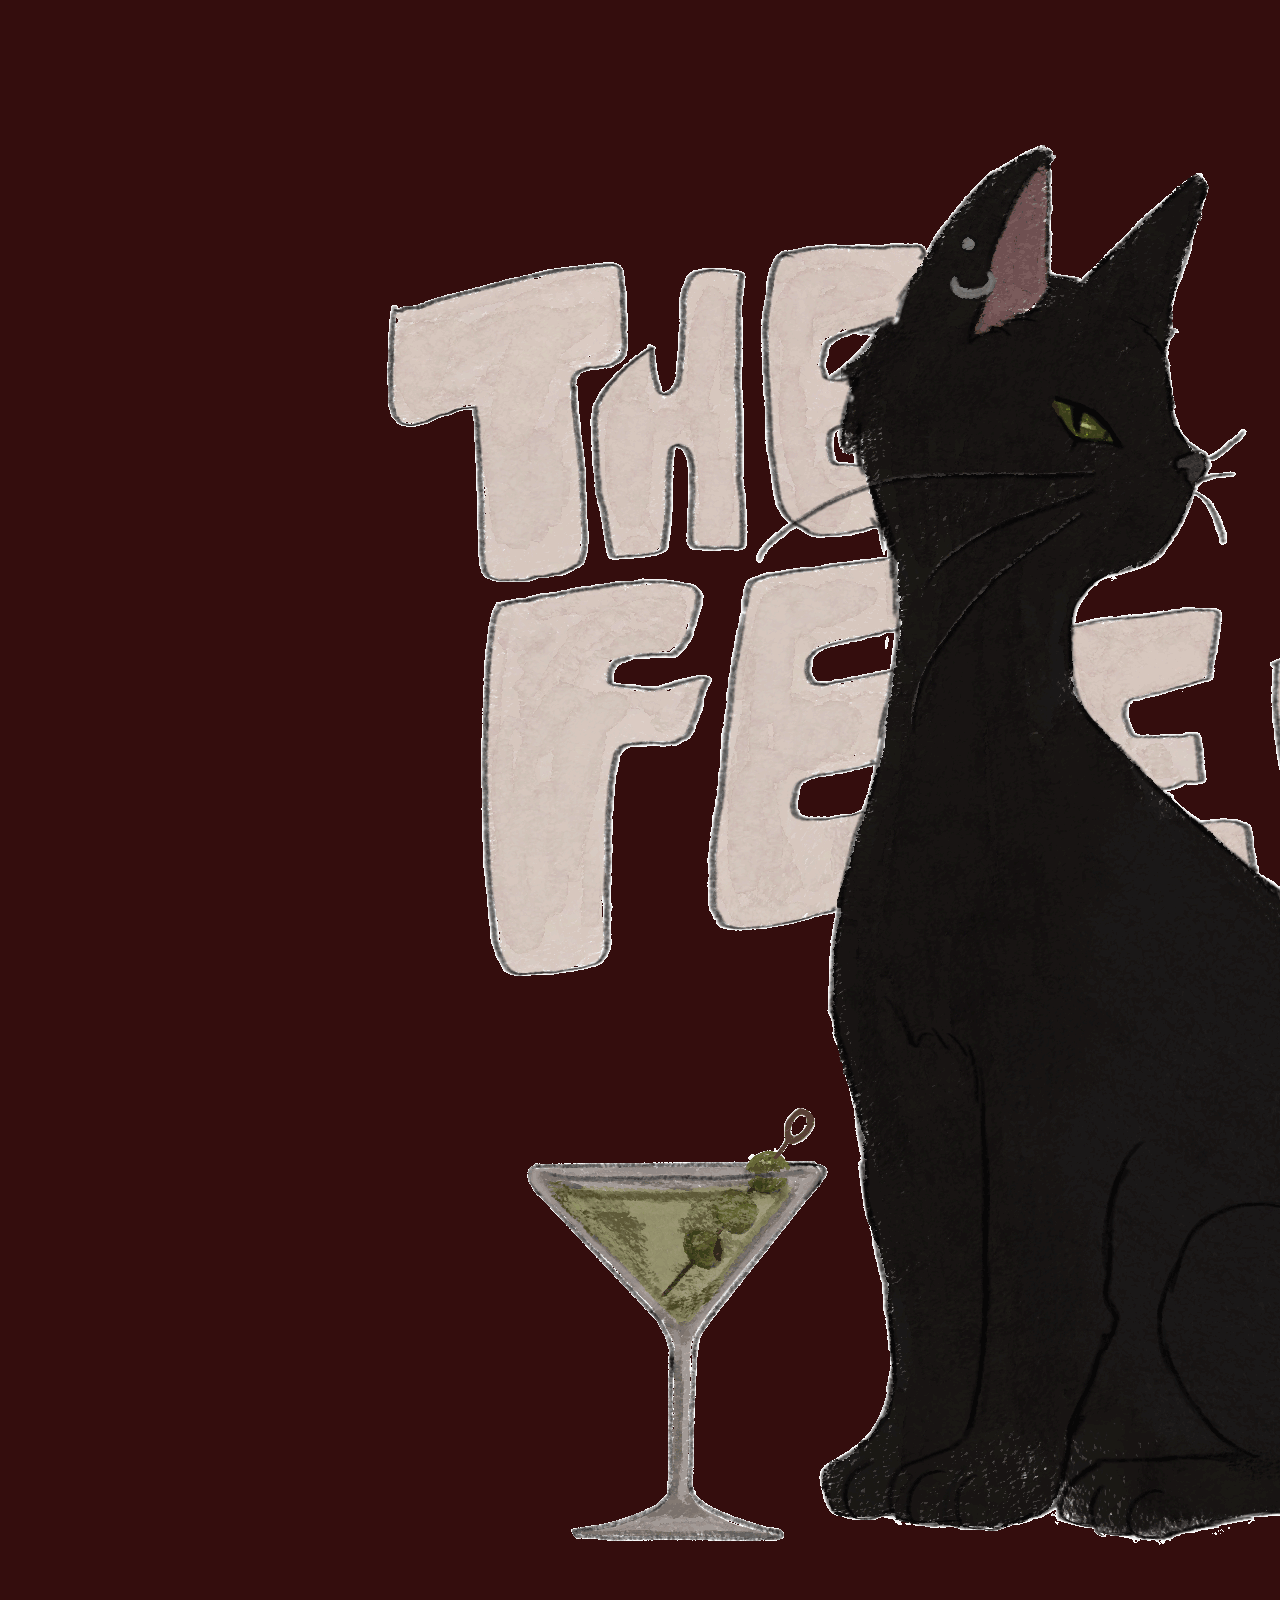
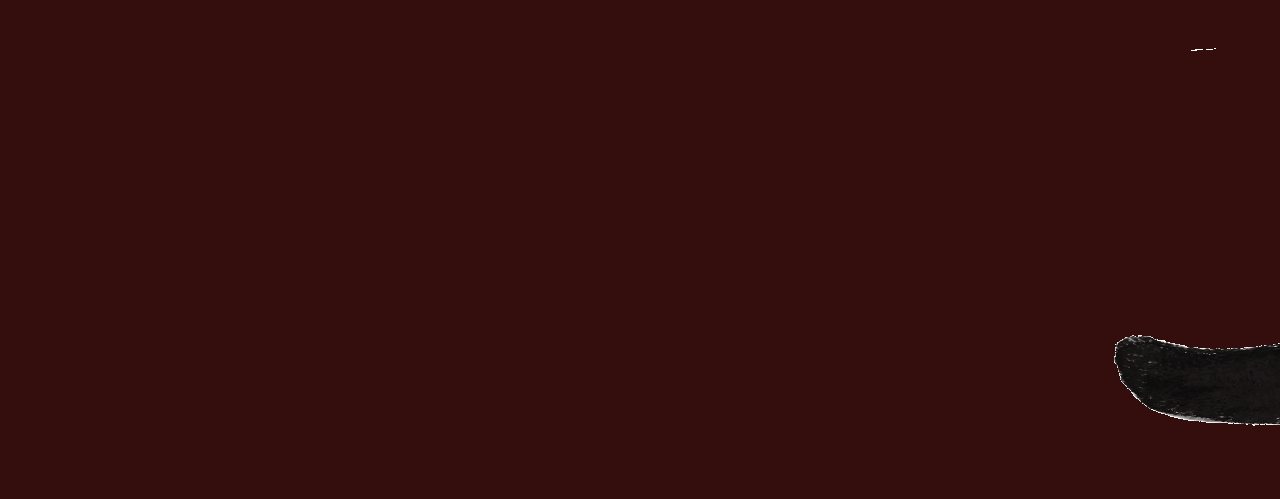
<file: index.html>
<!doctype html>
<html>
  <head>
    <meta charset="utf-8" />
    <meta http-equiv="X-UA-Compatible" content="IE=edge" />
    <title>home page</title>
    <meta name="description" content="" />
    <meta name="viewport" content="width=device-width, initial-scale=1" />
    <link rel="stylesheet" href="css/style.css" />
  </head>
  <body id="home-page">
    <h1>
      <a href="feed.html"> <img src="img/IMG_gif.gif" alt="the feed logo" /></a>
    </h1>
    <script src="" async defer></script>
  </body>
</html>
</file>
<file: css/style.css>
#home-page {
  background-color: rgb(52, 13, 13);
}

#feed-page {
  background-image: url("../img/jjazzbar.jpg");
  background-repeat: no-repeat;
  background-attachment: fixed;
  background-size: cover;
  justify-content: center;
  column-count: 3;
  column-gap: 1000px;
  text-align: justify;
}

h2 {
  color: beige;
  font-family: "Courier New", Courier, monospace;
  font-size: 80pt;
  text-align: center;
  width: 500px 500px 500px 500px;
}
p {
  color: beige;
  font-family: "Courier New", Courier, monospace;
  font-size: 40pt;
  width: 600px;
  margin: 40px;
  padding: 20px;
}

.left {
  width: 1000px;
  margin: 40px;
  margin-top: 40px;
  margin-right: 40px;
  margin-bottom: 40px;
  margin-left: 40px;
  padding: 24px;
  border: 30px solid #e2d4b7;
  border-radius: 50px;
  box-sizing: border-box;
  background: #75704e;
}
.center {
  width: 1300px;
  margin: 40px;
  margin-top: 40px;
  margin-right: 40px;
  margin-bottom: 40px;
  margin-left: 40px;
  padding: 24px;
  border: 30px solid #75704e;
  border-radius: 50px;
  box-sizing: border-box;
  background: #13070c;
}
.right {
  width: 1000px;
  margin: 40px;
  margin-top: 40px;
  margin-right: 40px;
  margin-bottom: 40px;
  margin-left: 40px;
  padding: 24px;
  border: 30px solid #e2d4b7;
  border-radius: 50px;
  box-sizing: border-box;
  background: #75704e;
}

video {
  height: auto;
  width: 7800px;
  margin: 0 auto;
  margin-top: 0px;
  margin-right: auto;
  margin-bottom: 0px;
  margin-left: auto;
  max-width: 100%;
  padding: 50px auto 50px auto;
  padding-top: 50px;
  padding-right: auto;
  padding-bottom: 50px;
  padding-left: auto;
  display: inline;
}
</file>
